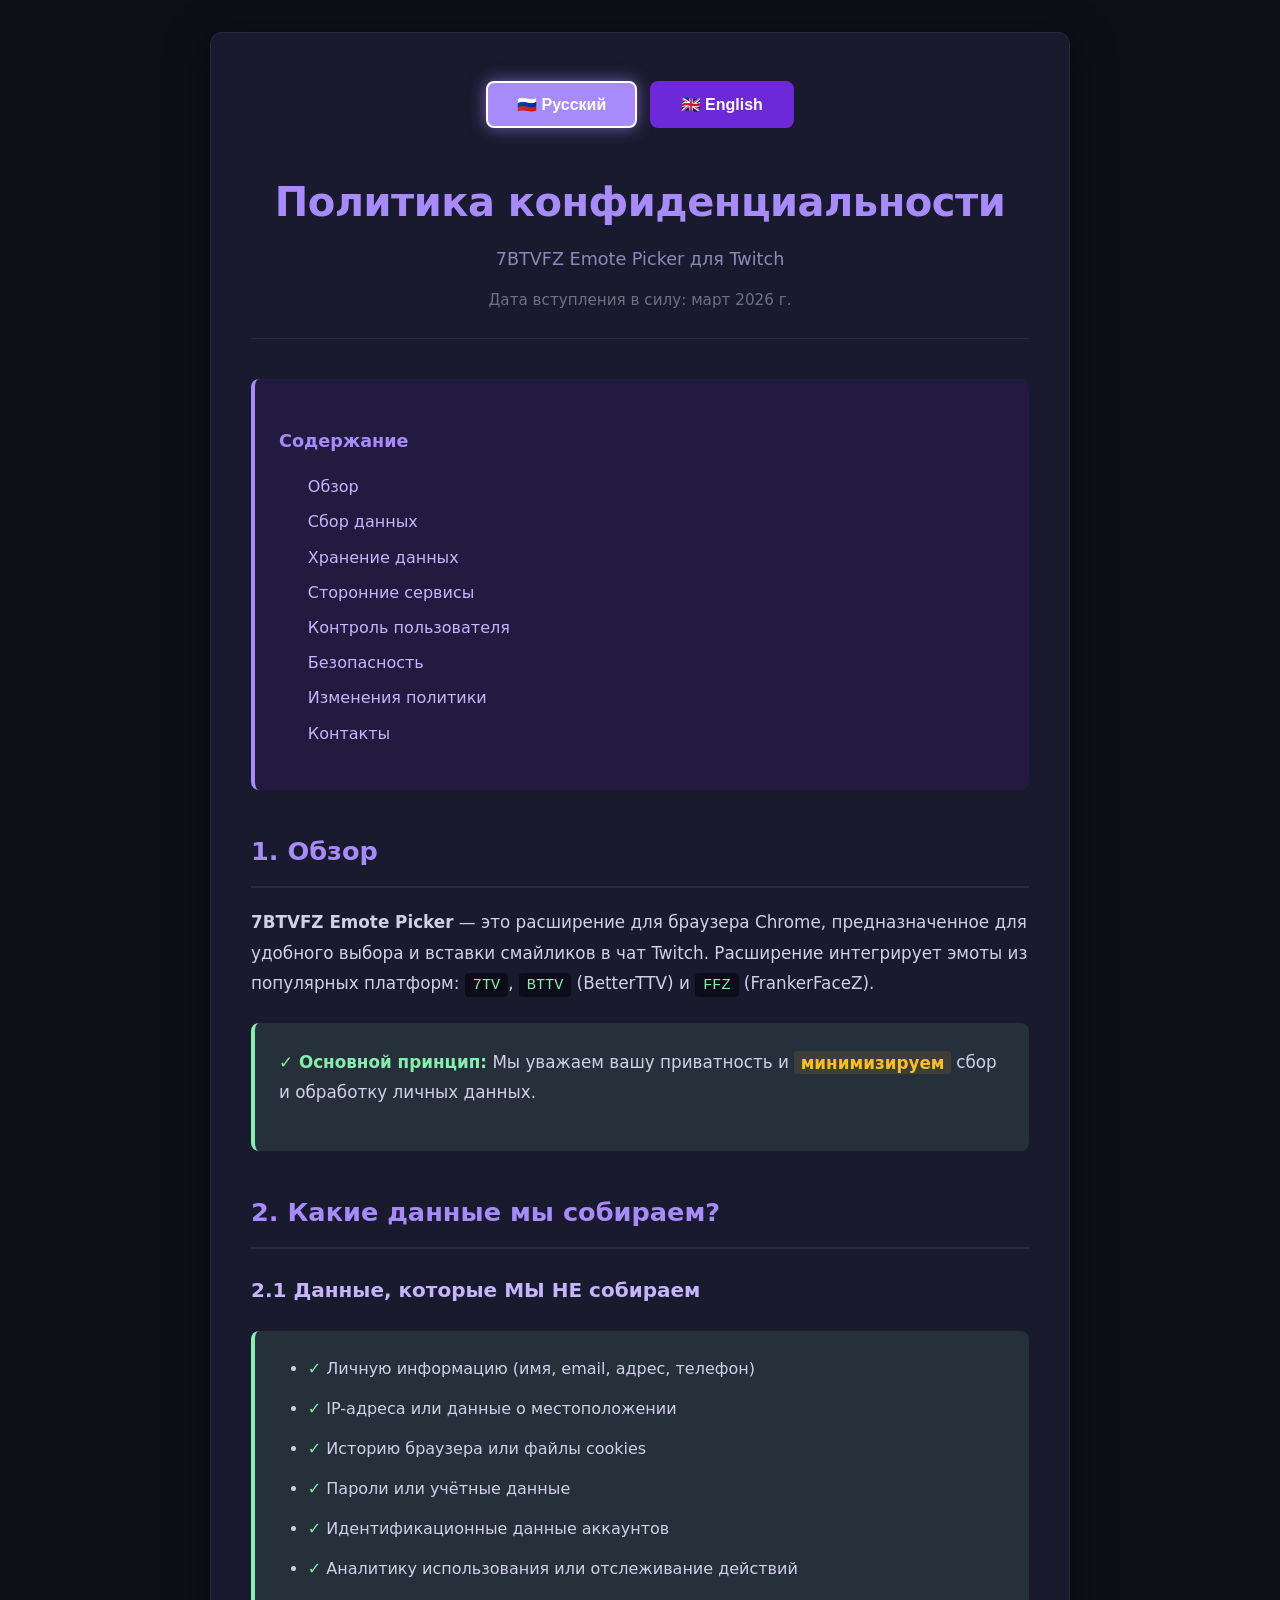
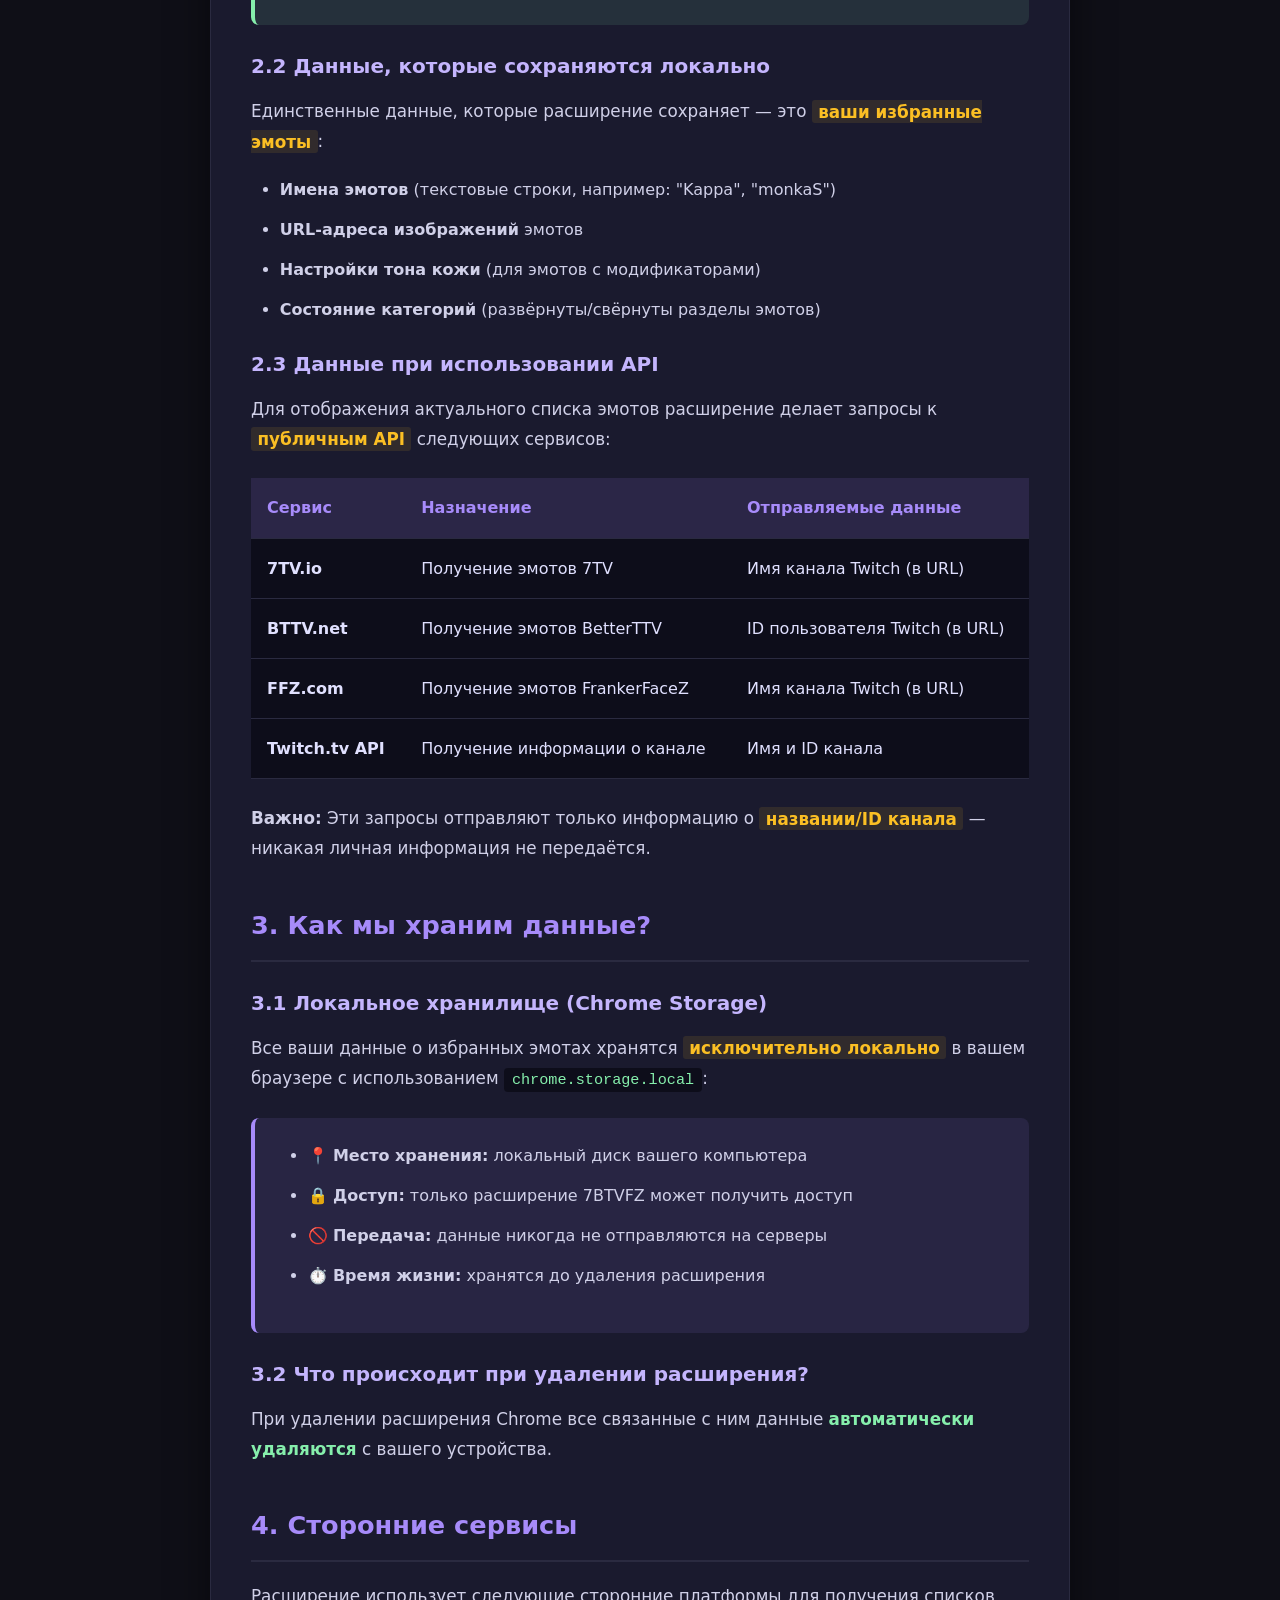
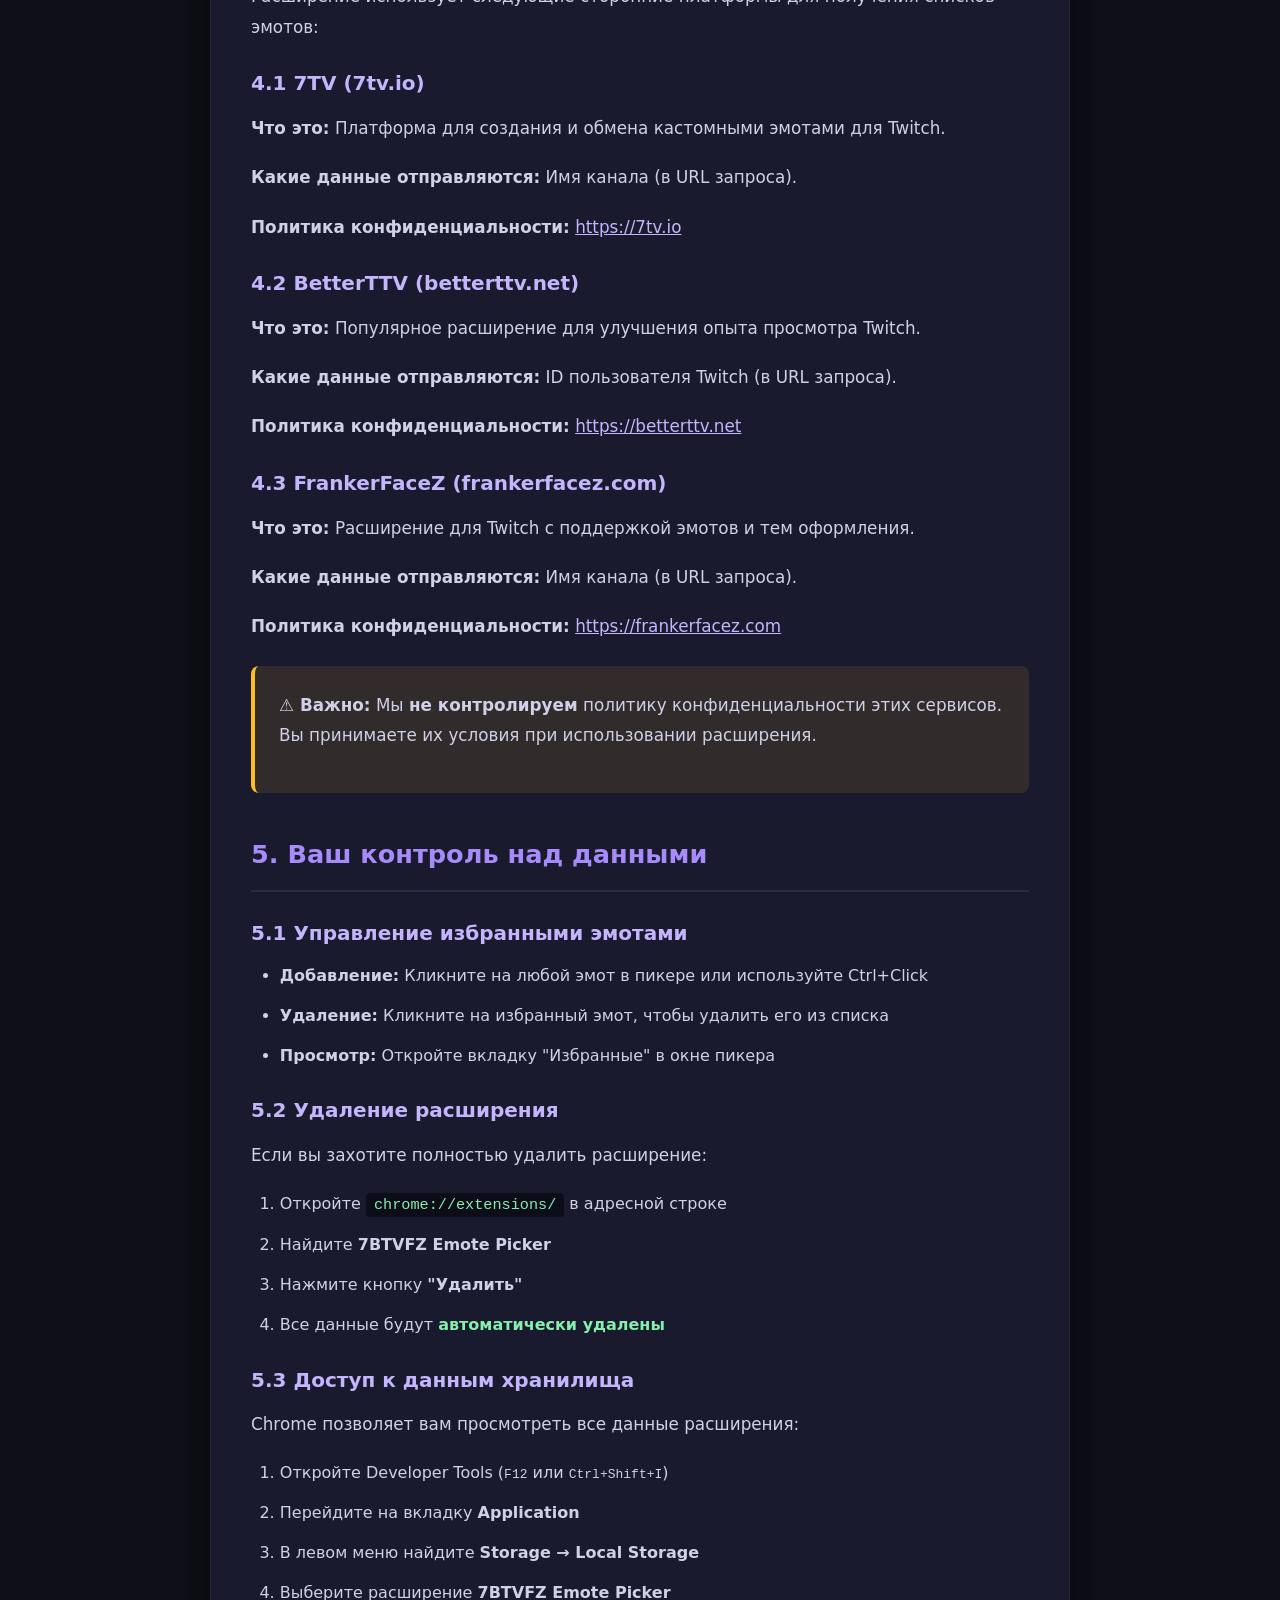
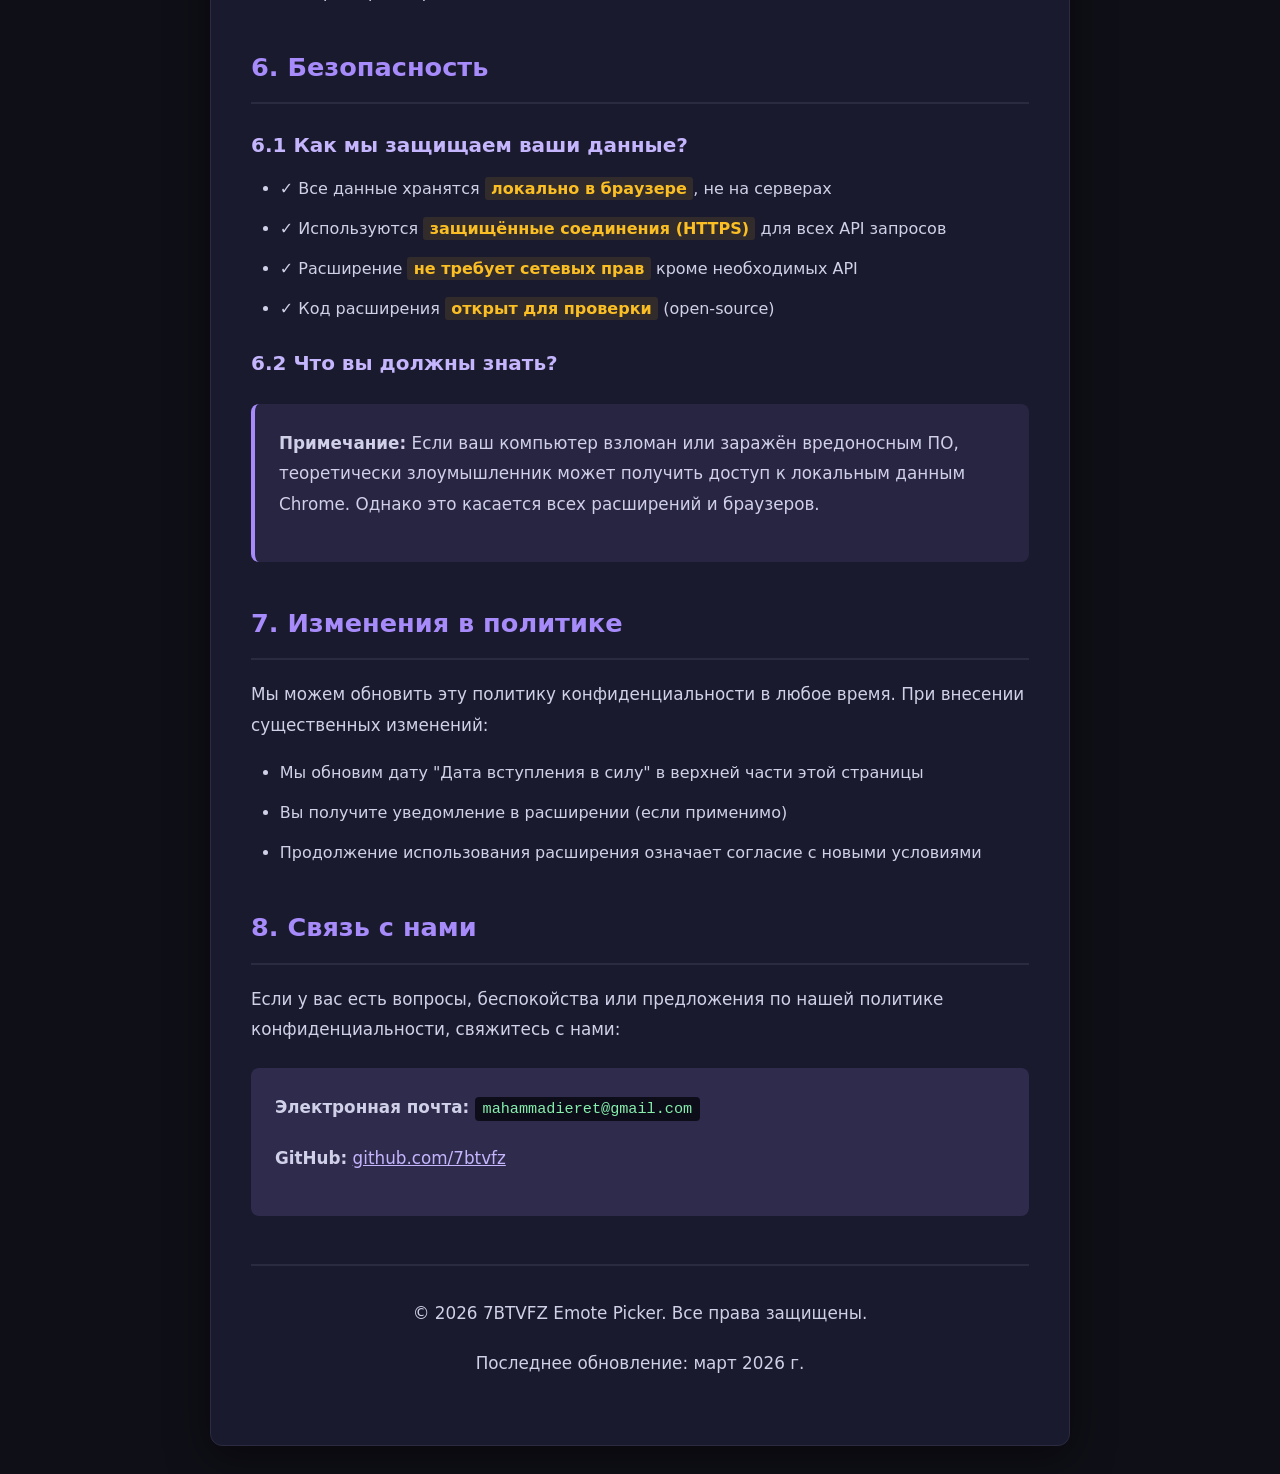
<file: index.html>
<!DOCTYPE html>
<html lang="ru">
<head>
    <meta charset="UTF-8">
    <meta name="viewport" content="width=device-width, initial-scale=1.0">
    <title>Privacy policy — 7BTVFZ Emote Picker</title>
    <style>
        :root {
            --bg: #0f0f17;
            --text: #e0e0ff;
            --accent: #a78bfa;
            --card: #1a1a2e;
            --border: #2a2a40;
            --btn-bg: #6d28d9;
            --btn-hover: #7c3aed;
            --code-bg: #0d0d1a;
            --success: #86efac;
            --warning: #fbbf24;
        }

        * {
            margin: 0;
            padding: 0;
            box-sizing: border-box;
        }

        html {
            scroll-behavior: smooth;
        }

        body {
            font-family: system-ui, -apple-system, BlinkMacSystemFont, 'Segoe UI', Roboto, sans-serif;
            background: var(--bg);
            color: var(--text);
            line-height: 1.7;
            min-height: 100vh;
            padding: 2rem 1rem;
        }

        .container {
            max-width: 860px;
            margin: 0 auto;
            background: var(--card);
            border: 1px solid var(--border);
            border-radius: 12px;
            padding: 3rem 2.5rem;
            box-shadow: 0 10px 40px rgba(0, 0, 0, 0.5);
        }

        .lang-switch {
            text-align: center;
            margin-bottom: 2.5rem;
            display: flex;
            justify-content: center;
            gap: 0.8rem;
            flex-wrap: wrap;
        }

        .lang-btn {
            background: var(--btn-bg);
            color: white;
            border: 2px solid transparent;
            padding: 0.75rem 1.8rem;
            border-radius: 8px;
            font-size: 1rem;
            font-weight: 600;
            cursor: pointer;
            transition: all 0.2s ease;
        }

        .lang-btn:hover {
            background: var(--btn-hover);
            transform: translateY(-2px);
            box-shadow: 0 4px 12px rgba(109, 40, 217, 0.4);
        }

        .lang-btn.active {
            background: var(--accent);
            border-color: white;
            box-shadow: 0 0 16px rgba(167, 139, 250, 0.6);
        }

        h1 {
            font-size: 2.5rem;
            color: var(--accent);
            margin-bottom: 0.5rem;
            text-align: center;
            font-weight: 700;
            letter-spacing: -0.5px;
        }

        .subtitle {
            text-align: center;
            color: #8a8ab8;
            font-size: 1.1rem;
            margin-bottom: 0.8rem;
            font-weight: 500;
        }

        .date {
            text-align: center;
            color: #6b7280;
            font-size: 0.95rem;
            margin-bottom: 2.5rem;
            border-bottom: 1px solid var(--border);
            padding-bottom: 1.5rem;
        }

        .toc {
            background: rgba(109, 40, 217, 0.1);
            border-left: 4px solid var(--accent);
            padding: 1.5rem;
            margin-bottom: 2.5rem;
            border-radius: 8px;
        }

        .toc h3 {
            color: var(--accent);
            margin-bottom: 1rem;
            font-size: 1.1rem;
        }

        .toc ul {
            list-style: none;
            padding: 0;
        }

        .toc li {
            margin-bottom: 0.5rem;
        }

        .toc a {
            color: #c4b5fd;
            text-decoration: none;
            transition: color 0.2s;
        }

        .toc a:hover {
            color: var(--accent);
            text-decoration: underline;
        }

        .content-ru,
        .content-en {
            display: none;
        }

        .content-ru.active,
        .content-en.active {
            display: block;
        }

        section {
            margin-bottom: 2.5rem;
        }

        h2 {
            font-size: 1.6rem;
            color: var(--accent);
            margin-bottom: 1.2rem;
            padding-bottom: 0.8rem;
            border-bottom: 2px solid var(--border);
            font-weight: 700;
        }

        h3 {
            font-size: 1.25rem;
            color: #c4b5fd;
            margin-top: 1.5rem;
            margin-bottom: 0.8rem;
            font-weight: 600;
        }

        p {
            margin-bottom: 1.2rem;
            font-size: 1.05rem;
            color: #d0d0e8;
            line-height: 1.8;
        }

        ul, ol {
            margin-left: 1.8rem;
            margin-bottom: 1.2rem;
        }

        li {
            margin-bottom: 0.8rem;
            color: #d0d0e8;
        }

        .highlight {
            color: #fbbf24;
            font-weight: 600;
            background: rgba(251, 191, 36, 0.1);
            padding: 0.1rem 0.4rem;
            border-radius: 3px;
        }

        .success {
            color: var(--success);
            font-weight: 600;
        }

        .warning {
            color: var(--warning);
            font-weight: 600;
        }

        code {
            background: var(--code-bg);
            padding: 0.2rem 0.5rem;
            border-radius: 4px;
            font-family: 'Consolas', 'Monaco', monospace;
            font-size: 0.95rem;
            color: #86efac;
        }

        .box {
            background: rgba(167, 139, 250, 0.1);
            border-left: 4px solid var(--accent);
            padding: 1.5rem;
            margin: 1.5rem 0;
            border-radius: 8px;
        }

        .box-success {
            background: rgba(134, 239, 172, 0.1);
            border-left-color: var(--success);
        }

        .box-warning {
            background: rgba(251, 191, 36, 0.1);
            border-left-color: var(--warning);
        }

        .table-responsive {
            overflow-x: auto;
            margin: 1.5rem 0;
        }

        table {
            width: 100%;
            border-collapse: collapse;
            background: var(--code-bg);
        }

        th, td {
            padding: 1rem;
            text-align: left;
            border-bottom: 1px solid var(--border);
        }

        th {
            background: rgba(167, 139, 250, 0.2);
            color: var(--accent);
            font-weight: 600;
        }

        tr:hover {
            background: rgba(167, 139, 250, 0.05);
        }

        .footer {
            margin-top: 3rem;
            padding-top: 2rem;
            border-top: 2px solid var(--border);
            text-align: center;
            color: #8a8ab8;
            font-size: 0.95rem;
        }

        .contact-info {
            background: rgba(167, 139, 250, 0.15);
            padding: 1.5rem;
            border-radius: 8px;
            margin: 1.5rem 0;
        }

        @media (max-width: 768px) {
            .container {
                padding: 2rem 1.5rem;
            }

            h1 {
                font-size: 2rem;
            }

            h2 {
                font-size: 1.35rem;
            }

            .lang-switch {
                gap: 0.5rem;
            }

            .lang-btn {
                padding: 0.65rem 1.4rem;
                font-size: 0.95rem;
            }
        }

        @media (max-width: 480px) {
            .container {
                padding: 1.5rem 1rem;
            }

            h1 {
                font-size: 1.7rem;
            }

            h2 {
                font-size: 1.2rem;
            }

            .lang-btn {
                padding: 0.6rem 1.1rem;
                font-size: 0.9rem;
            }

            p {
                font-size: 1rem;
            }
        }
    </style>
</head>
<body>

    <div class="container">
        <!-- Language Switch -->
        <div class="lang-switch">
            <button class="lang-btn active" data-lang="ru">🇷🇺 Русский</button>
            <button class="lang-btn" data-lang="en">🇬🇧 English</button>
        </div>

        <!-- Title -->
        <h1 data-ru="Политика конфиденциальности" data-en="Privacy Policy">
            Политика конфиденциальности
        </h1>

        <p class="subtitle" data-ru="7BTVFZ Emote Picker для Twitch" data-en="7BTVFZ Emote Picker for Twitch">
            7BTVFZ Emote Picker для Twitch
        </p>

        <div class="date" data-ru="Дата вступления в силу: март 2026 г." data-en="Effective Date: March 2026">
            Дата вступления в силу: март 2026 г.
        </div>

        <!-- Russian Version -->
        <div class="content-ru active">

            <!-- Table of Contents -->
            <div class="toc">
                <h3>Содержание</h3>
                <ul>
                    <li><a href="#overview">Обзор</a></li>
                    <li><a href="#data-collection">Сбор данных</a></li>
                    <li><a href="#data-storage">Хранение данных</a></li>
                    <li><a href="#third-party">Сторонние сервисы</a></li>
                    <li><a href="#user-control">Контроль пользователя</a></li>
                    <li><a href="#security">Безопасность</a></li>
                    <li><a href="#changes">Изменения политики</a></li>
                    <li><a href="#contact">Контакты</a></li>
                </ul>
            </div>

            <!-- 1. Overview -->
            <section id="overview">
                <h2>1. Обзор</h2>
                <p>
                    <strong>7BTVFZ Emote Picker</strong> — это расширение для браузера Chrome, предназначенное для удобного выбора и вставки смайликов в чат Twitch. Расширение интегрирует эмоты из популярных платформ: <code>7TV</code>, <code>BTTV</code> (BetterTTV) и <code>FFZ</code> (FrankerFaceZ).
                </p>
                <div class="box box-success">
                    <p><span class="success">✓ Основной принцип:</span> Мы уважаем вашу приватность и <span class="highlight">минимизируем</span> сбор и обработку личных данных.</p>
                </div>
            </section>

            <!-- 2. Data Collection -->
            <section id="data-collection">
                <h2>2. Какие данные мы собираем?</h2>

                <h3>2.1 Данные, которые МЫ НЕ собираем</h3>
                <div class="box box-success">
                    <ul>
                        <li><span class="success">✓</span> Личную информацию (имя, email, адрес, телефон)</li>
                        <li><span class="success">✓</span> IP-адреса или данные о местоположении</li>
                        <li><span class="success">✓</span> Историю браузера или файлы cookies</li>
                        <li><span class="success">✓</span> Пароли или учётные данные</li>
                        <li><span class="success">✓</span> Идентификационные данные аккаунтов</li>
                        <li><span class="success">✓</span> Аналитику использования или отслеживание действий</li>
                    </ul>
                </div>

                <h3>2.2 Данные, которые сохраняются локально</h3>
                <p>Единственные данные, которые расширение сохраняет — это <span class="highlight">ваши избранные эмоты</span>:</p>
                <ul>
                    <li><strong>Имена эмотов</strong> (текстовые строки, например: "Kappa", "monkaS")</li>
                    <li><strong>URL-адреса изображений</strong> эмотов</li>
                    <li><strong>Настройки тона кожи</strong> (для эмотов с модификаторами)</li>
                    <li><strong>Состояние категорий</strong> (развёрнуты/свёрнуты разделы эмотов)</li>
                </ul>

                <h3>2.3 Данные при использовании API</h3>
                <p>Для отображения актуального списка эмотов расширение делает запросы к <span class="highlight">публичным API</span> следующих сервисов:</p>
                <div class="table-responsive">
                    <table>
                        <tr>
                            <th>Сервис</th>
                            <th>Назначение</th>
                            <th>Отправляемые данные</th>
                        </tr>
                        <tr>
                            <td><strong>7TV.io</strong></td>
                            <td>Получение эмотов 7TV</td>
                            <td>Имя канала Twitch (в URL)</td>
                        </tr>
                        <tr>
                            <td><strong>BTTV.net</strong></td>
                            <td>Получение эмотов BetterTTV</td>
                            <td>ID пользователя Twitch (в URL)</td>
                        </tr>
                        <tr>
                            <td><strong>FFZ.com</strong></td>
                            <td>Получение эмотов FrankerFaceZ</td>
                            <td>Имя канала Twitch (в URL)</td>
                        </tr>
                        <tr>
                            <td><strong>Twitch.tv API</strong></td>
                            <td>Получение информации о канале</td>
                            <td>Имя и ID канала</td>
                        </tr>
                    </table>
                </div>
                <p><strong>Важно:</strong> Эти запросы отправляют только информацию о <span class="highlight">названии/ID канала</span> — никакая личная информация не передаётся.</p>
            </section>

            <!-- 3. Data Storage -->
            <section id="data-storage">
                <h2>3. Как мы храним данные?</h2>

                <h3>3.1 Локальное хранилище (Chrome Storage)</h3>
                <p>Все ваши данные о избранных эмотах хранятся <span class="highlight">исключительно локально</span> в вашем браузере с использованием <code>chrome.storage.local</code>:</p>
                <div class="box">
                    <ul>
                        <li>📍 <strong>Место хранения:</strong> локальный диск вашего компьютера</li>
                        <li>🔒 <strong>Доступ:</strong> только расширение 7BTVFZ может получить доступ</li>
                        <li>🚫 <strong>Передача:</strong> данные никогда не отправляются на серверы</li>
                        <li>⏱️ <strong>Время жизни:</strong> хранятся до удаления расширения</li>
                    </ul>
                </div>

                <h3>3.2 Что происходит при удалении расширения?</h3>
                <p>При удалении расширения Chrome все связанные с ним данные <span class="success">автоматически удаляются</span> с вашего устройства.</p>
            </section>

            <!-- 4. Third-Party Services -->
            <section id="third-party">
                <h2>4. Сторонние сервисы</h2>
                <p>Расширение использует следующие сторонние платформы для получения списков эмотов:</p>

                <h3>4.1 7TV (7tv.io)</h3>
                <p>
                    <strong>Что это:</strong> Платформа для создания и обмена кастомными эмотами для Twitch.
                </p>
                <p>
                    <strong>Какие данные отправляются:</strong> Имя канала (в URL запроса).
                </p>
                <p>
                    <strong>Политика конфиденциальности:</strong> <a href="https://7tv.io" style="color: #c4b5fd;">https://7tv.io</a>
                </p>

                <h3>4.2 BetterTTV (betterttv.net)</h3>
                <p>
                    <strong>Что это:</strong> Популярное расширение для улучшения опыта просмотра Twitch.
                </p>
                <p>
                    <strong>Какие данные отправляются:</strong> ID пользователя Twitch (в URL запроса).
                </p>
                <p>
                    <strong>Политика конфиденциальности:</strong> <a href="https://betterttv.net" style="color: #c4b5fd;">https://betterttv.net</a>
                </p>

                <h3>4.3 FrankerFaceZ (frankerfacez.com)</h3>
                <p>
                    <strong>Что это:</strong> Расширение для Twitch с поддержкой эмотов и тем оформления.
                </p>
                <p>
                    <strong>Какие данные отправляются:</strong> Имя канала (в URL запроса).
                </p>
                <p>
                    <strong>Политика конфиденциальности:</strong> <a href="https://frankerfacez.com" style="color: #c4b5fd;">https://frankerfacez.com</a>
                </p>

                <div class="box box-warning">
                    <p><strong>⚠️ Важно:</strong> Мы <strong>не контролируем</strong> политику конфиденциальности этих сервисов. Вы принимаете их условия при использовании расширения.</p>
                </div>
            </section>

            <!-- 5. User Control -->
            <section id="user-control">
                <h2>5. Ваш контроль над данными</h2>

                <h3>5.1 Управление избранными эмотами</h3>
                <ul>
                    <li><strong>Добавление:</strong> Кликните на любой эмот в пикере или используйте Ctrl+Click</li>
                    <li><strong>Удаление:</strong> Кликните на избранный эмот, чтобы удалить его из списка</li>
                    <li><strong>Просмотр:</strong> Откройте вкладку "Избранные" в окне пикера</li>
                </ul>

                <h3>5.2 Удаление расширения</h3>
                <p>Если вы захотите полностью удалить расширение:</p>
                <ol>
                    <li>Откройте <code>chrome://extensions/</code> в адресной строке</li>
                    <li>Найдите <strong>7BTVFZ Emote Picker</strong></li>
                    <li>Нажмите кнопку <strong>"Удалить"</strong></li>
                    <li>Все данные будут <span class="success">автоматически удалены</span></li>
                </ol>

                <h3>5.3 Доступ к данным хранилища</h3>
                <p>Chrome позволяет вам просмотреть все данные расширения:</p>
                <ol>
                    <li>Откройте Developer Tools (<kbd>F12</kbd> или <kbd>Ctrl+Shift+I</kbd>)</li>
                    <li>Перейдите на вкладку <strong>Application</strong></li>
                    <li>В левом меню найдите <strong>Storage → Local Storage</strong></li>
                    <li>Выберите расширение <strong>7BTVFZ Emote Picker</strong></li>
                </ol>
            </section>

            <!-- 6. Security -->
            <section id="security">
                <h2>6. Безопасность</h2>

                <h3>6.1 Как мы защищаем ваши данные?</h3>
                <ul>
                    <li>✓ Все данные хранятся <span class="highlight">локально в браузере</span>, не на серверах</li>
                    <li>✓ Используются <span class="highlight">защищённые соединения (HTTPS)</span> для всех API запросов</li>
                    <li>✓ Расширение <span class="highlight">не требует сетевых прав</span> кроме необходимых API</li>
                    <li>✓ Код расширения <span class="highlight">открыт для проверки</span> (open-source)</li>
                </ul>

                <h3>6.2 Что вы должны знать?</h3>
                <div class="box">
                    <p>
                        <strong>Примечание:</strong> Если ваш компьютер взломан или заражён вредоносным ПО, теоретически злоумышленник может получить доступ к локальным данным Chrome. Однако это касается всех расширений и браузеров.
                    </p>
                </div>
            </section>

            <!-- 7. Policy Changes -->
            <section id="changes">
                <h2>7. Изменения в политике</h2>
                <p>
                    Мы можем обновить эту политику конфиденциальности в любое время. При внесении существенных изменений:
                </p>
                <ul>
                    <li>Мы обновим дату "Дата вступления в силу" в верхней части этой страницы</li>
                    <li>Вы получите уведомление в расширении (если применимо)</li>
                    <li>Продолжение использования расширения означает согласие с новыми условиями</li>
                </ul>
            </section>

            <!-- 8. Contact -->
            <section id="contact">
                <h2>8. Связь с нами</h2>
                <p>
                    Если у вас есть вопросы, беспокойства или предложения по нашей политике конфиденциальности, свяжитесь с нами:
                </p>
                <div class="contact-info">
                    <p><strong>Электронная почта:</strong> <code>mahammadieret@gmail.com</code></p>
                    <p><strong>GitHub:</strong> <a href="https://github.com/ftpobpl47hGTN56/7BTVFZ-emote-Picker" style="color: #c4b5fd;">github.com/7btvfz</a></p>
                 </div>
            </section>

            <div class="footer">
                <p>© 2026 7BTVFZ Emote Picker. Все права защищены.</p>
                <p>Последнее обновление: март 2026 г.</p>
            </div>

        </div>

        <!-- English Version -->
        <div class="content-en">

            <!-- Table of Contents -->
            <div class="toc">
                <h3>Table of Contents</h3>
                <ul>
                    <li><a href="#overview">Overview</a></li>
                    <li><a href="#data-collection">Data Collection</a></li>
                    <li><a href="#data-storage">Data Storage</a></li>
                    <li><a href="#third-party">Third-Party Services</a></li>
                    <li><a href="#user-control">User Control</a></li>
                    <li><a href="#security">Security</a></li>
                    <li><a href="#changes">Policy Changes</a></li>
                    <li><a href="#contact">Contact</a></li>
                </ul>
            </div>

            <!-- 1. Overview -->
            <section id="overview">
                <h2>1. Overview</h2>
                <p>
                    <strong>7BTVFZ Emote Picker</strong> is a Chrome browser extension designed to provide convenient selection and insertion of emotes into Twitch chat. The extension integrates emotes from popular platforms: <code>7TV</code>, <code>BTTV</code> (BetterTTV), and <code>FFZ</code> (FrankerFaceZ).
                </p>
                <div class="box box-success">
                    <p><span class="success">✓ Core Principle:</span> We respect your privacy and <span class="highlight">minimize</span> the collection and processing of personal data.</p>
                </div>
            </section>

            <!-- 2. Data Collection -->
            <section id="data-collection">
                <h2>2. What Data Do We Collect?</h2>

                <h3>2.1 Data We Do NOT Collect</h3>
                <div class="box box-success">
                    <ul>
                        <li><span class="success">✓</span> Personal information (name, email, address, phone)</li>
                        <li><span class="success">✓</span> IP addresses or location data</li>
                        <li><span class="success">✓</span> Browsing history or cookies</li>
                        <li><span class="success">✓</span> Passwords or login credentials</li>
                        <li><span class="success">✓</span> Account identifiers</li>
                        <li><span class="success">✓</span> Usage analytics or activity tracking</li>
                    </ul>
                </div>

                <h3>2.2 Data Stored Locally</h3>
                <p>The only data that the extension saves is your <span class="highlight">favorite emotes</span>:</p>
                <ul>
                    <li><strong>Emote names</strong> (text strings, e.g., "Kappa", "monkaS")</li>
                    <li><strong>Emote image URLs</strong></li>
                    <li><strong>Skin tone settings</strong> (for emotes with modifiers)</li>
                    <li><strong>Category states</strong> (expanded/collapsed sections)</li>
                </ul>

                <h3>2.3 Data Used with APIs</h3>
                <p>To display the current list of emotes, the extension makes requests to <span class="highlight">public APIs</span> of the following services:</p>
                <div class="table-responsive">
                    <table>
                        <tr>
                            <th>Service</th>
                            <th>Purpose</th>
                            <th>Transmitted Data</th>
                        </tr>
                        <tr>
                            <td><strong>7TV.io</strong></td>
                            <td>Fetch 7TV emotes</td>
                            <td>Twitch channel name (in URL)</td>
                        </tr>
                        <tr>
                            <td><strong>BTTV.net</strong></td>
                            <td>Fetch BetterTTV emotes</td>
                            <td>Twitch user ID (in URL)</td>
                        </tr>
                        <tr>
                            <td><strong>FFZ.com</strong></td>
                            <td>Fetch FrankerFaceZ emotes</td>
                            <td>Twitch channel name (in URL)</td>
                        </tr>
                        <tr>
                            <td><strong>Twitch.tv API</strong></td>
                            <td>Get channel information</td>
                            <td>Channel name and ID</td>
                        </tr>
                    </table>
                </div>
                <p><strong>Important:</strong> These requests only send <span class="highlight">channel name/ID</span> — no personal information is transmitted.</p>
            </section>

            <!-- 3. Data Storage -->
            <section id="data-storage">
                <h2>3. How Do We Store Data?</h2>

                <h3>3.1 Local Storage (Chrome Storage)</h3>
                <p>All your favorite emote data is stored <span class="highlight">exclusively locally</span> in your browser using <code>chrome.storage.local</code>:</p>
                <div class="box">
                    <ul>
                        <li>📍 <strong>Storage Location:</strong> your computer's local disk</li>
                        <li>🔒 <strong>Access:</strong> only 7BTVFZ extension can access it</li>
                        <li>🚫 <strong>Transmission:</strong> data never sent to servers</li>
                        <li>⏱️ <strong>Lifespan:</strong> stored until extension is uninstalled</li>
                    </ul>
                </div>

                <h3>3.2 What Happens When You Uninstall?</h3>
                <p>When you uninstall the extension, Chrome <span class="success">automatically deletes</span> all associated data from your device.</p>
            </section>

            <!-- 4. Third-Party Services -->
            <section id="third-party">
                <h2>4. Third-Party Services</h2>
                <p>The extension uses the following third-party platforms to fetch emote lists:</p>

                <h3>4.1 7TV (7tv.io)</h3>
                <p>
                    <strong>What is it:</strong> A platform for creating and sharing custom emotes for Twitch.
                </p>
                <p>
                    <strong>Data transmitted:</strong> Channel name (in URL request).
                </p>
                <p>
                    <strong>Privacy Policy:</strong> <a href="https://7tv.io" style="color: #c4b5fd;">https://7tv.io</a>
                </p>

                <h3>4.2 BetterTTV (betterttv.net)</h3>
                <p>
                    <strong>What is it:</strong> A popular extension for improving Twitch viewing experience.
                </p>
                <p>
                    <strong>Data transmitted:</strong> Twitch user ID (in URL request).
                </p>
                <p>
                    <strong>Privacy Policy:</strong> <a href="https://betterttv.net" style="color: #c4b5fd;">https://betterttv.net</a>
                </p>

                <h3>4.3 FrankerFaceZ (frankerfacez.com)</h3>
                <p>
                    <strong>What is it:</strong> A Twitch extension with emote support and theming options.
                </p>
                <p>
                    <strong>Data transmitted:</strong> Channel name (in URL request).
                </p>
                <p>
                    <strong>Privacy Policy:</strong> <a href="https://frankerfacez.com" style="color: #c4b5fd;">https://frankerfacez.com</a>
                </p>

                <div class="box box-warning">
                    <p><strong>⚠️ Important:</strong> We do <strong>not control</strong> the privacy policies of these services. You accept their terms when using the extension.</p>
                </div>
            </section>

            <!-- 5. User Control -->
            <section id="user-control">
                <h2>5. Your Control Over Data</h2>

                <h3>5.1 Managing Favorite Emotes</h3>
                <ul>
                    <li><strong>Add:</strong> Click any emote in the picker or use Ctrl+Click</li>
                    <li><strong>Remove:</strong> Click a favorited emote to remove it</li>
                    <li><strong>View:</strong> Open the "Favorites" tab in the picker window</li>
                </ul>

                <h3>5.2 Uninstalling the Extension</h3>
                <p>If you want to completely remove the extension:</p>
                <ol>
                    <li>Open <code>chrome://extensions/</code> in your address bar</li>
                    <li>Find <strong>7BTVFZ Emote Picker</strong></li>
                    <li>Click the <strong>"Remove"</strong> button</li>
                    <li>All data will be <span class="success">automatically deleted</span></li>
                </ol>

                <h3>5.3 Accessing Storage Data</h3>
                <p>Chrome allows you to inspect all extension data:</p>
                <ol>
                    <li>Open Developer Tools (<kbd>F12</kbd> or <kbd>Ctrl+Shift+I</kbd>)</li>
                    <li>Go to the <strong>Application</strong> tab</li>
                    <li>In the left menu, find <strong>Storage → Local Storage</strong></li>
                    <li>Select the <strong>7BTVFZ Emote Picker</strong> extension</li>
                </ol>
            </section>

            <!-- 6. Security -->
            <section id="security">
                <h2>6. Security</h2>

                <h3>6.1 How Do We Protect Your Data?</h3>
                <ul>
                    <li>✓ All data is stored <span class="highlight">locally in your browser</span>, not on servers</li>
                    <li>✓ <span class="highlight">Secure HTTPS connections</span> are used for all API requests</li>
                    <li>✓ The extension only requests <span class="highlight">necessary permissions</span></li>
                    <li>✓ Extension code is <span class="highlight">open for inspection</span> (open-source)</li>
                </ul>

                <h3>6.2 What You Should Know</h3>
                <div class="box">
                    <p>
                        <strong>Note:</strong> If your computer is compromised or infected with malware, an attacker could theoretically access local Chrome data. However, this applies to all extensions and browsers.
                    </p>
                </div>
            </section>

            <!-- 7. Policy Changes -->
            <section id="changes">
                <h2>7. Policy Changes</h2>
                <p>
                    We may update this privacy policy at any time. For material changes:
                </p>
                <ul>
                    <li>We will update the "Effective Date" at the top of this page</li>
                    <li>You may receive a notification in the extension (if applicable)</li>
                    <li>Continued use of the extension means acceptance of new terms</li>
                </ul>
            </section>

            <!-- 8. Contact -->
            <section id="contact">
                <h2>8. Contact Us</h2>
                <p>
                    If you have questions, concerns, or suggestions about our privacy policy, please reach out:
                </p>
                <div class="contact-info">
                    <p><strong>Email:</strong> <code>mahammadieret@gmail.com</code></p>
                  </div>
            </section>

            <div class="footer">
                <p>© 2026 7BTVFZ Emote Picker. All rights reserved.</p>
                <p>Last updated: March 2026</p>
            </div>

        </div>

    </div>

    <script>
        // Language switching
        const buttons = document.querySelectorAll('.lang-btn');
        const ruContent = document.querySelector('.content-ru');
        const enContent = document.querySelector('.content-en');

        buttons.forEach(btn => {
            btn.addEventListener('click', () => {
                buttons.forEach(b => b.classList.remove('active'));
                btn.classList.add('active');

                const lang = btn.dataset.lang;
                
                if (lang === 'ru') {
                    ruContent.classList.add('active');
                    enContent.classList.remove('active');
                } else {
                    enContent.classList.add('active');
                    ruContent.classList.remove('active');
                }
            });
        });
    </script>

</body>
</html>
</file>
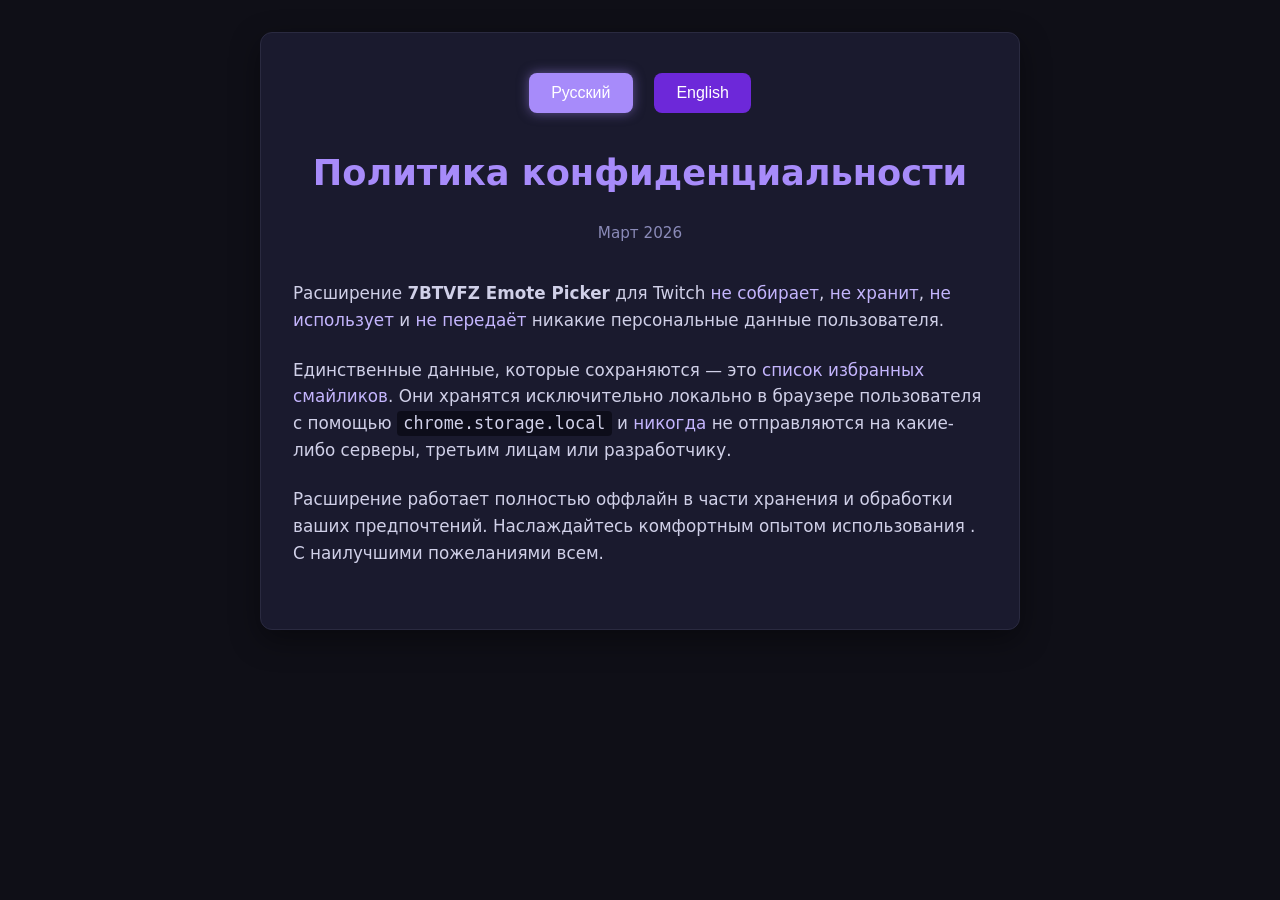
<file: privacy-policy-7btvfz.html>
<!DOCTYPE html>
<html lang="ru">
<head>
    <meta charset="UTF-8">
    <meta name="viewport" content="width=device-width, initial-scale=1.0">
    <title>Политика конфиденциальности — 7BTVFZ Emote Picker</title>
    <style>
        :root {
            --bg: #0f0f17;
            --text: #e0e0ff;
            --accent: #a78bfa;
            --card: #1a1a2e;
            --border: #2a2a40;
            --btn-bg: #6d28d9;
            --btn-hover: #7c3aed;
        }

        * {
            margin: 0;
            padding: 0;
            box-sizing: border-box;
        }

        body {
            font-family: system-ui, -apple-system, BlinkMacSystemFont, 'Segoe UI', Roboto, sans-serif;
            background: var(--bg);
            color: var(--text);
            line-height: 1.6;
            min-height: 100vh;
            padding: 2rem 1rem;
        }

        .container {
            max-width: 760px;
            margin: 0 auto;
            background: var(--card);
            border: 1px solid var(--border);
            border-radius: 12px;
            padding: 2.5rem 2rem;
            box-shadow: 0 10px 30px rgba(0, 0, 0, 0.4);
        }

        .lang-switch {
            text-align: center;
            margin-bottom: 2rem;
        }

        .lang-btn {
            background: var(--btn-bg);
            color: white;
            border: none;
            padding: 0.7rem 1.4rem;
            margin: 0 0.5rem;
            border-radius: 8px;
            font-size: 1rem;
            cursor: pointer;
            transition: all 0.2s ease;
        }

        .lang-btn:hover {
            background: var(--btn-hover);
            transform: translateY(-1px);
        }

        .lang-btn.active {
            background: var(--accent);
            box-shadow: 0 0 12px rgba(167, 139, 250, 0.5);
        }

        h1 {
            font-size: 2.2rem;
            color: var(--accent);
            margin-bottom: 1.2rem;
            text-align: center;
            font-weight: 600;
        }

        .date {
            text-align: center;
            color: #8a8ab8;
            font-size: 0.95rem;
            margin-bottom: 2.2rem;
        }

        .content-ru, .content-en {
            display: none;
        }

        .content-ru.active, .content-en.active {
            display: block;
        }

        p {
            margin-bottom: 1.4rem;
            font-size: 1.05rem;
            color: #d0d0e8;
        }

        .highlight {
            color: #c4b5fd;
            font-weight: 500;
        }

        .strong {
            color: var(--text);
            font-weight: 600;
        }

        code {
            background: #0d0d1a;
            padding: 0.15rem 0.4rem;
            border-radius: 4px;
            font-family: 'Consolas', monospace;
        }

        @media (max-width: 480px) {
            .container { padding: 1.8rem 1.4rem; }
            h1 { font-size: 1.9rem; }
            .lang-btn { padding: 0.6rem 1.1rem; font-size: 0.95rem; }
        }
    </style>
</head>
<body>

    <div class="container">
        <div class="lang-switch">
            <button class="lang-btn active" data-lang="ru">Русский</button>
            <button class="lang-btn" data-lang="en">English</button>
        </div>

        <h1 data-ru="Политика конфиденциальности" data-en="Privacy Policy">
            Политика конфиденциальности
        </h1>

        <div class="date" data-ru="Март 2026" data-en="March 2026">
            Март 2026
        </div>

            <!-- Русская версия -->
        <div class="content-ru active">
          <p>Расширение <strong>7BTVFZ Emote Picker</strong> для Twitch <span class="highlight">не собирает</span>, <span class="highlight">не хранит</span>, <span class="highlight">не использует</span> и <span class="highlight">не передаёт</span> никакие персональные данные пользователя.</p>

          <p>Единственные данные, которые сохраняются — это <span class="highlight">список избранных смайликов</span>. Они хранятся исключительно локально в браузере пользователя с помощью <code>chrome.storage.local</code> и <span class="highlight">никогда</span> не отправляются на какие-либо серверы, третьим лицам или разработчику.</p>

          <p>Расширение работает полностью оффлайн в части хранения и обработки ваших предпочтений.
            Наслаждайтесь комфортным опытом использования . 
            С наилучшими пожеланиями всем.
          </p>
        </div>

        <!-- Английская версия -->
        <div class="content-en">
          <p>The <strong>7BTVFZ Emote Picker</strong> extension for Twitch <span class="highlight">does not collect</span>, <span class="highlight">store</span>, <span class="highlight">use</span>, or <span class="highlight">transmit</span> any personal user data.</p>

          <p>The only data that is saved is the <span class="highlight">list of favorite emotes</span>. It is stored exclusively locally in the user's browser using <code>chrome.storage.local</code> and is <span class="highlight">never</span> sent to any servers, third parties, or the developer.</p>

          <p>The extension operates completely offline regarding the storage and processing of your preferences.
            Enjoy a comfortable usage experience. 
            Best wishes to all
          </p>
        </div>
    </div>

    <script>
        const buttons = document.querySelectorAll('.lang-btn');
        const title = document.querySelector('h1');
        const dateEl = document.querySelector('.date');
        const ruContent = document.querySelector('.content-ru');
        const enContent = document.querySelector('.content-en');

        buttons.forEach(btn => {
            btn.addEventListener('click', () => {
                // Убираем active со всех кнопок
                buttons.forEach(b => b.classList.remove('active'));
                // Добавляем active на текущую
                btn.classList.add('active');

                const lang = btn.dataset.lang;

                // Меняем заголовок и дату
                title.textContent = title.dataset[lang];
                dateEl.textContent = dateEl.dataset[lang];

                // Показываем нужный контент
                ruContent.classList.toggle('active', lang === 'ru');
                enContent.classList.toggle('active', lang === 'en');
            });
        });
    </script>

</body>
</html>
</file>
